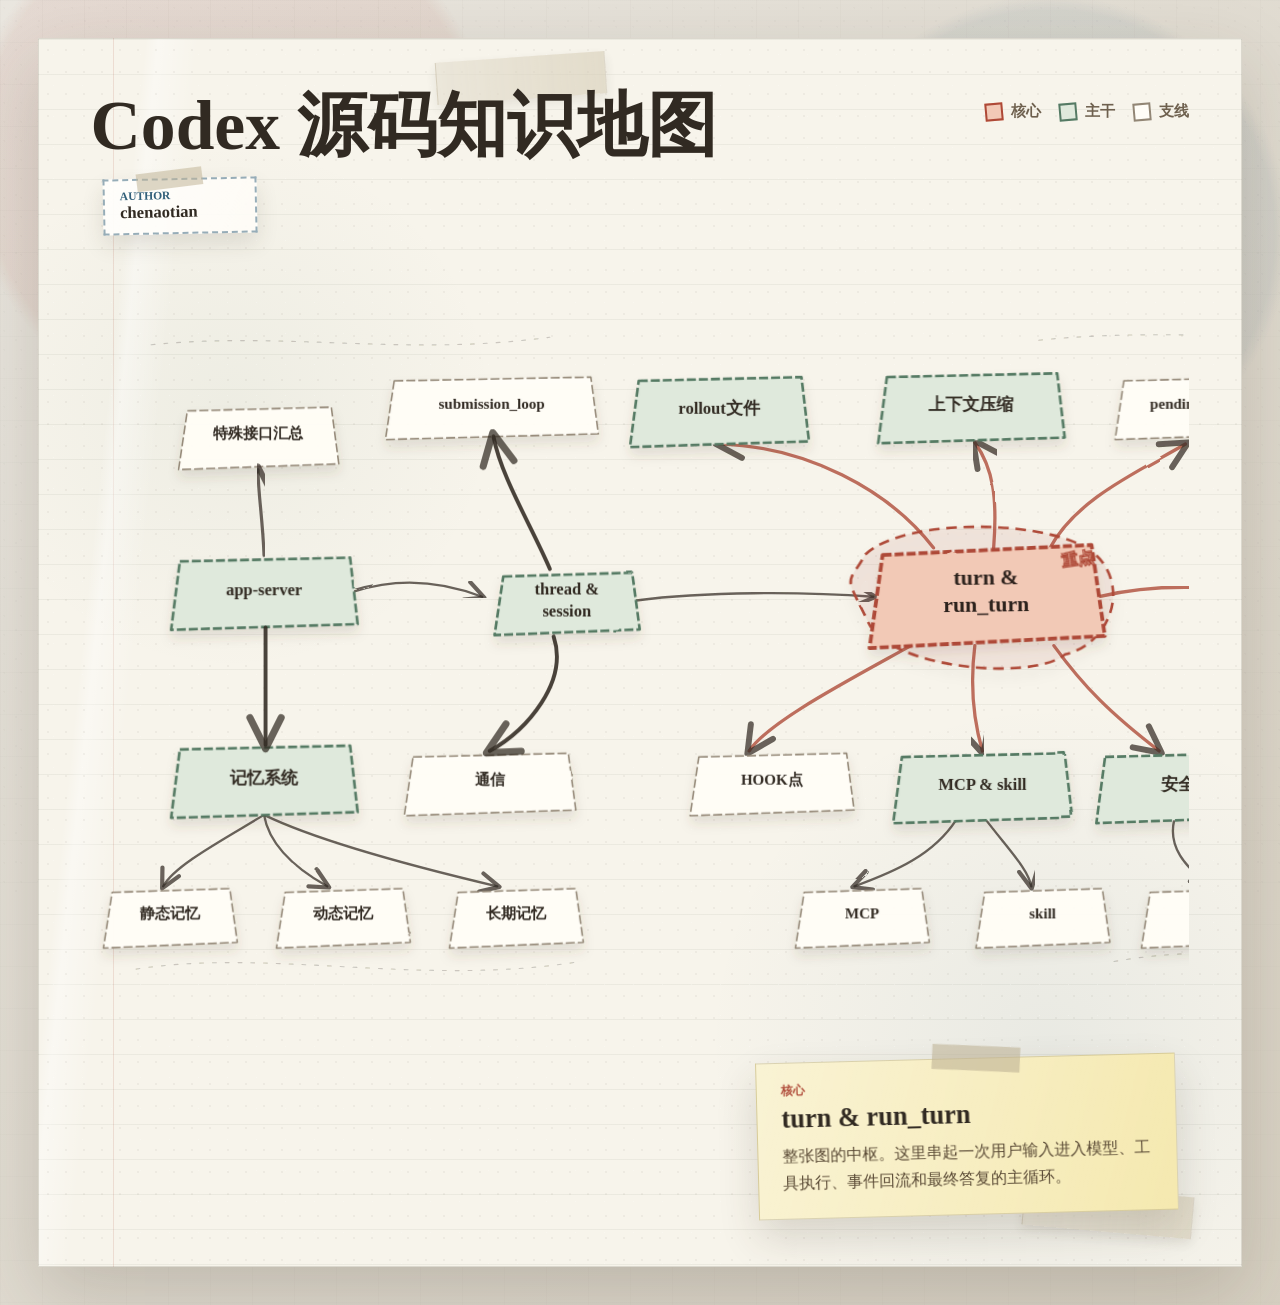
<file: index.html>
<!doctype html>
<html lang="zh-CN">
  <head>
    <meta charset="utf-8" />
    <meta name="viewport" content="width=device-width, initial-scale=1" />
    <title>Codex 源码知识地图</title>
    <link rel="stylesheet" href="styles.css?v=20260625-key-conclusions" />
  </head>
  <body>
    <main class="page-shell" aria-label="Codex 源码分析博客主页">
      <section class="map-board" aria-labelledby="page-title">
        <div class="tape tape-a" aria-hidden="true"></div>
        <div class="tape tape-b" aria-hidden="true"></div>
        <header class="map-heading">
          <h1 id="page-title">Codex 源码知识地图</h1>
          <a
            class="author-signature map-author-signature"
            href="https://github.com/chenaotian"
            target="_blank"
            rel="noopener noreferrer"
            aria-label="作者 chenaotian 的 GitHub 主页"
          >
            <span>Author</span>
            <strong>chenaotian</strong>
          </a>
        </header>

        <div class="legend" aria-label="地图层级">
          <span><i class="legend-core"></i>核心</span>
          <span><i class="legend-main"></i>主干</span>
          <span><i class="legend-leaf"></i>支线</span>
        </div>

        <div class="map-scroll" aria-label="知识地图画布">
          <svg
            class="knowledge-map"
            viewBox="0 0 2260 1040"
            role="img"
            aria-labelledby="map-title map-desc"
            xmlns="http://www.w3.org/2000/svg"
          >
            <title id="map-title">Codex 源码知识地图</title>
            <desc id="map-desc">
              知识地图以 turn 和 run_turn 为核心，主干连接 app-server、tool call、MCP 与 skill、安全、记忆系统、上下文压缩和 rollout 文件，支线展示各主题的子模块。
            </desc>
            <defs>
              <filter id="roughen" x="-8%" y="-8%" width="116%" height="116%">
                <feTurbulence type="fractalNoise" baseFrequency="0.018" numOctaves="2" seed="7" />
                <feDisplacementMap in="SourceGraphic" scale="2.4" />
              </filter>
              <filter id="soft-shadow" x="-20%" y="-20%" width="140%" height="140%">
                <feDropShadow dx="0" dy="10" stdDeviation="8" flood-color="#544632" flood-opacity="0.13" />
              </filter>
              <marker id="arrow-main" markerWidth="10" markerHeight="10" refX="8" refY="5" orient="auto">
                <path d="M 1 1 L 9 5 L 1 9" class="arrow-mark" />
              </marker>
            </defs>

            <g class="background-ink" data-map-background aria-hidden="true"></g>
            <g class="connectors" data-map-connectors aria-hidden="true"></g>
            <g class="nodes" data-map-nodes></g>
            <g class="connectors front-connectors" data-map-front-connectors aria-hidden="true"></g>
          </svg>
        </div>

        <aside class="node-note" aria-live="polite">
          <p class="note-tier">核心</p>
          <h2>turn &amp; run_turn</h2>
          <p>整张图的中枢。这里串起一次用户输入进入模型、工具执行、事件回流和最终答复的主循环。</p>
        </aside>
      </section>
    </main>

    <script src="data/docs-content.js?v=20260623-app-server"></script>
    <script src="data/map-data.js?v=20260625-key-conclusions"></script>
    <script src="scripts/app.js?v=20260625-key-conclusions"></script>
  </body>
</html>
</file>
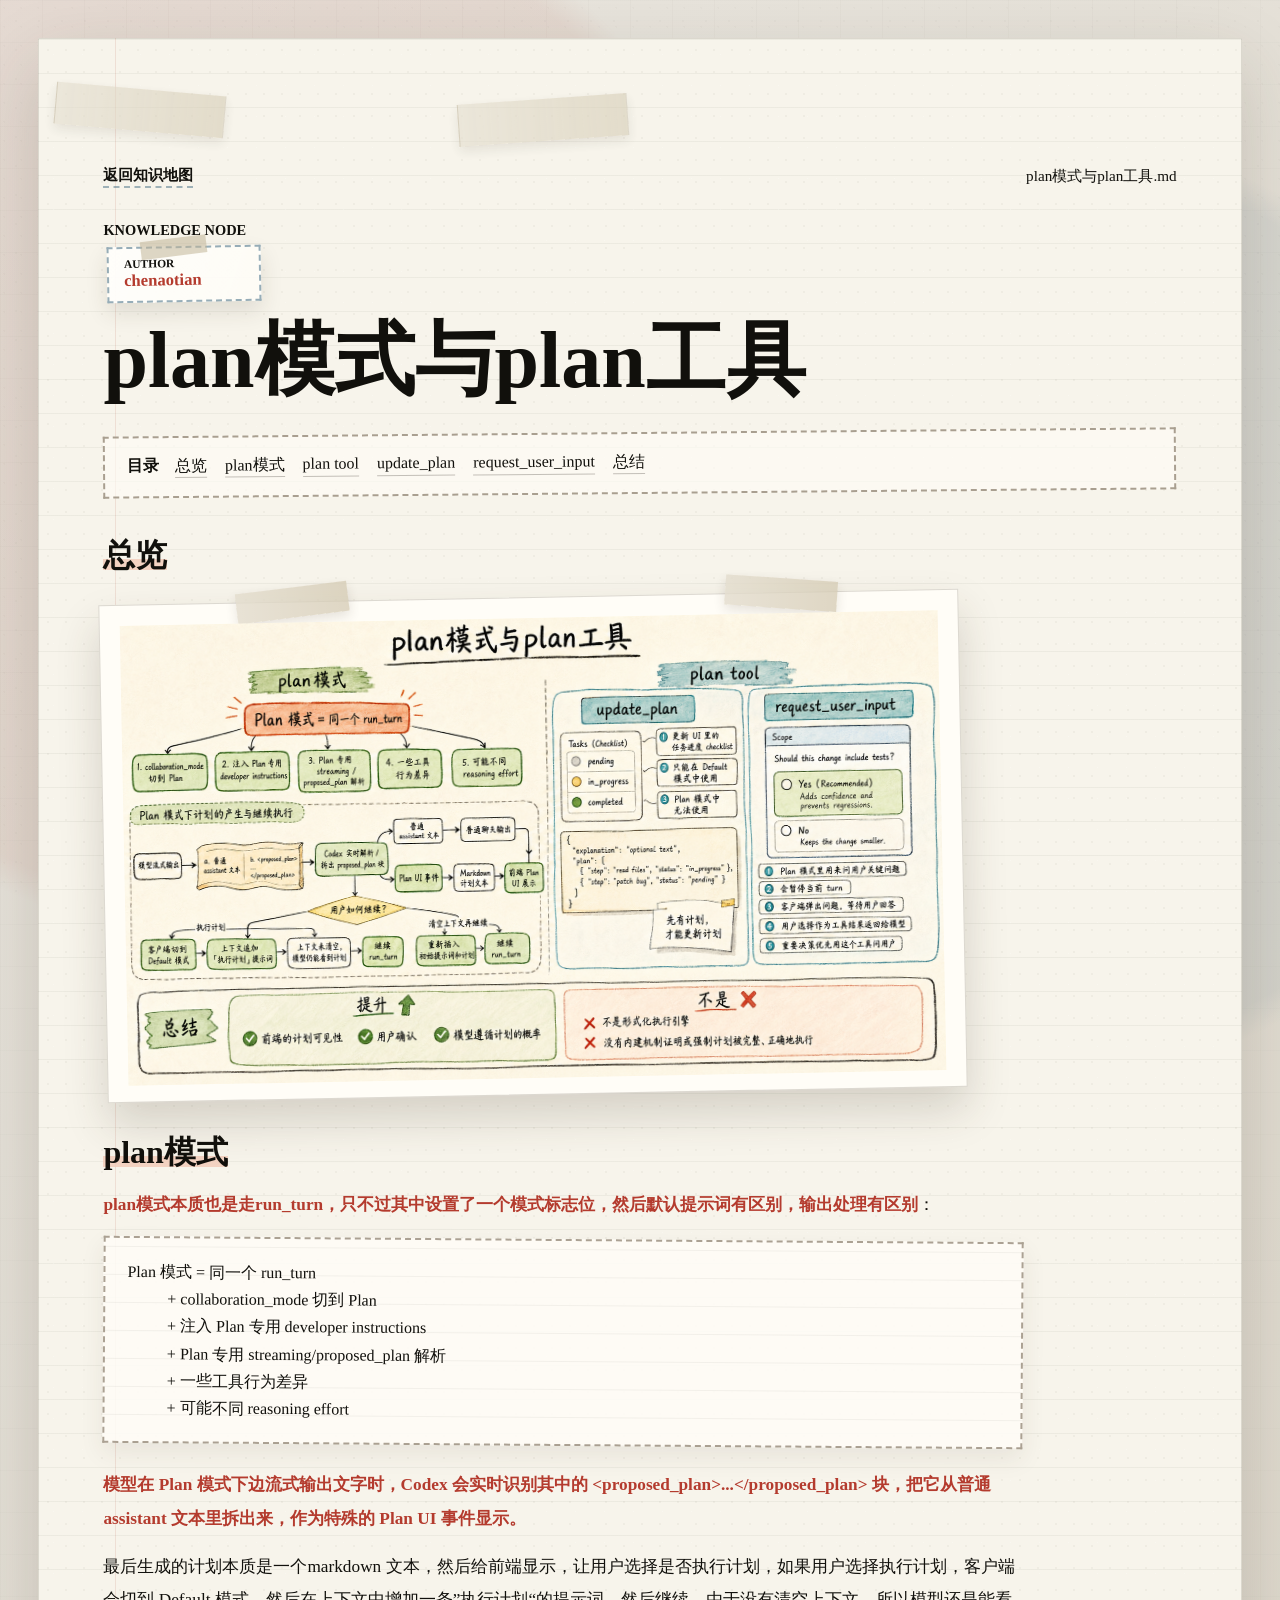
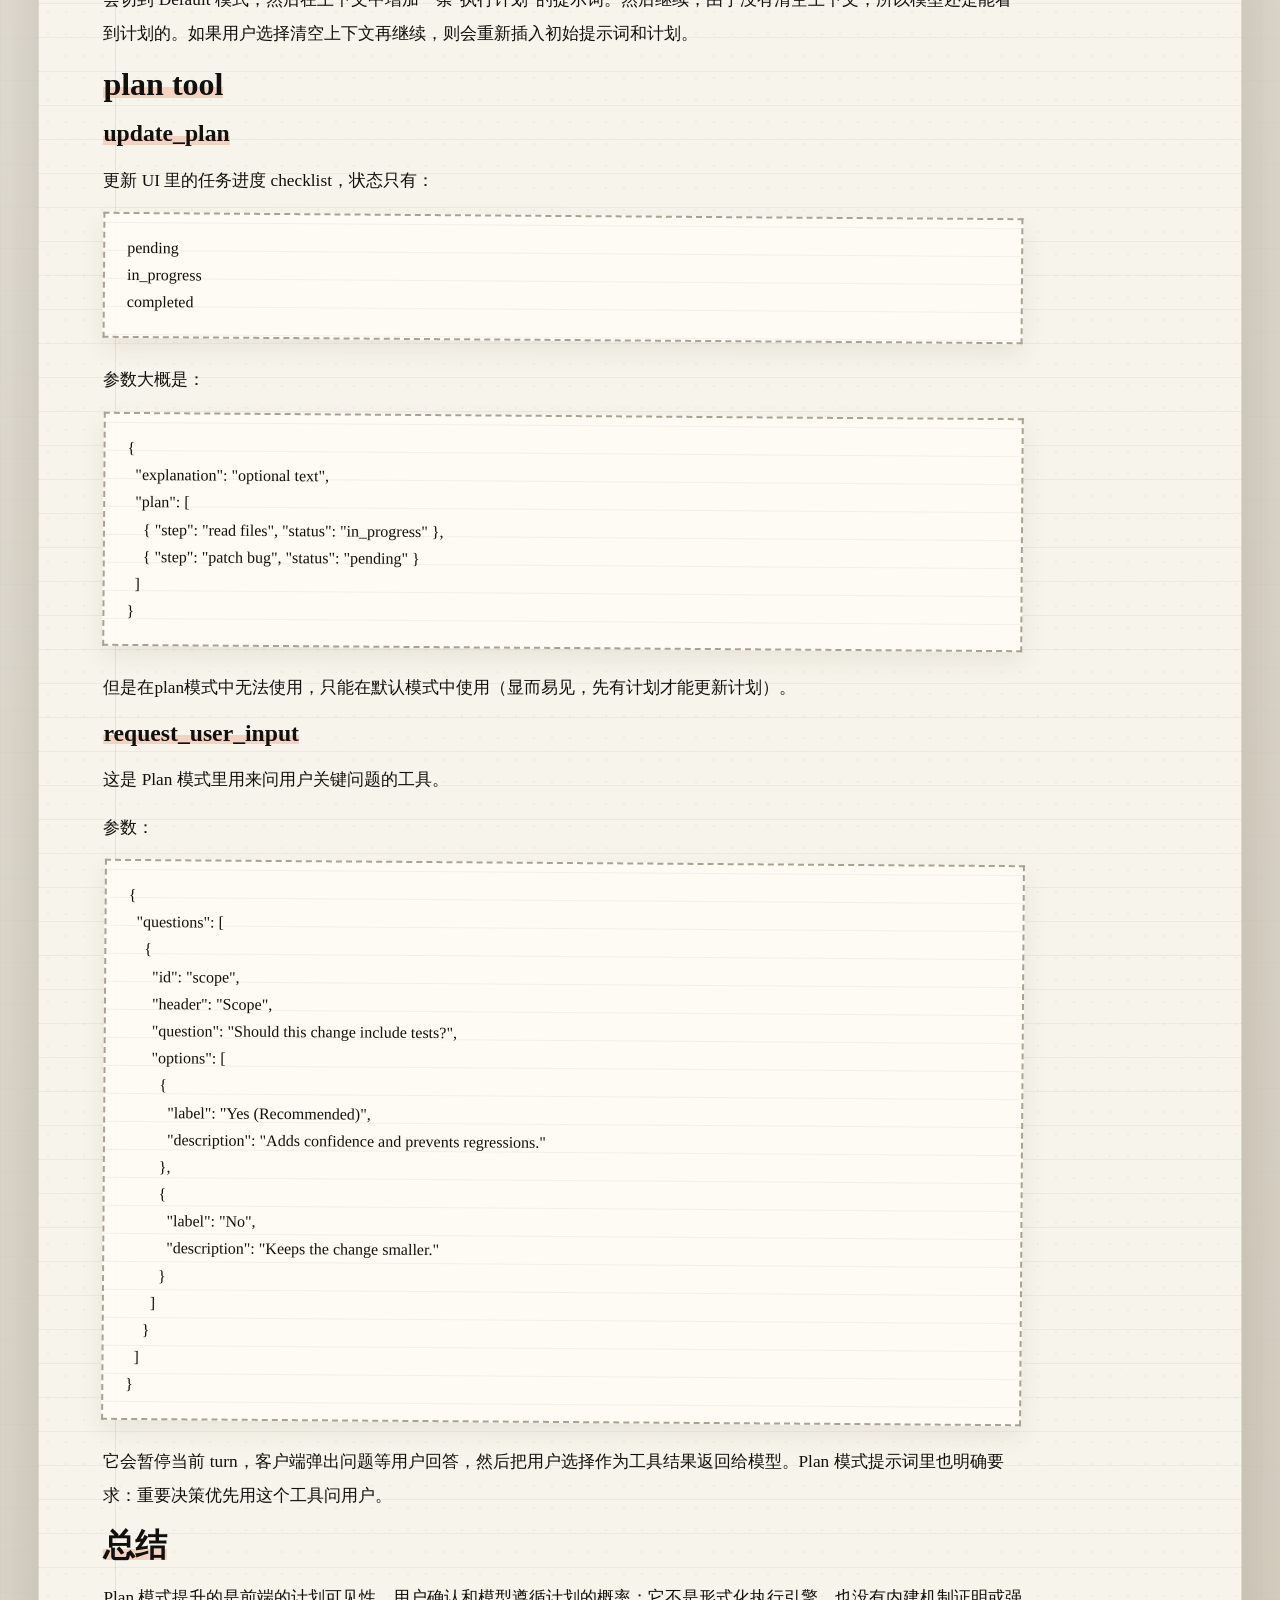
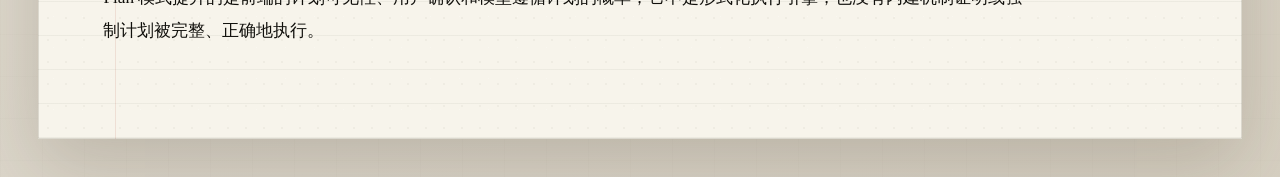
<file: pages/plan-tools.html>
<!doctype html>
<html lang="zh-CN">
  <head>
    <meta charset="utf-8" />
    <meta name="viewport" content="width=device-width, initial-scale=1" />
    <title>plan模式与plan工具 | Codex 源码知识地图</title>
    <link rel="stylesheet" href="../styles.css?v=20260623-runturn-flow" />
  </head>
  <body class="topic-body">
    <main class="topic-shell" aria-label="知识节点详情">
      <article class="topic-paper">
        <div class="tape tape-a" aria-hidden="true"></div>
        <div class="tape tape-b" aria-hidden="true"></div>
        <nav class="topic-nav" aria-label="页面导航">
          <a href="../index.html">返回知识地图</a>
          <span data-topic-source></span>
        </nav>

        <header class="topic-hero">
          <p class="kicker" data-topic-eyebrow>Knowledge Node</p>
          <a
            class="author-signature topic-author-signature"
            href="https://github.com/chenaotian"
            target="_blank"
            rel="noopener noreferrer"
            aria-label="作者 chenaotian 的 GitHub 主页"
          >
            <span>Author</span>
            <strong>chenaotian</strong>
          </a>
          <h1 data-topic-title>plan模式与plan工具</h1>
        </header>

        <aside class="topic-toc" aria-label="目录">
          <p>目录</p>
          <div data-topic-toc></div>
        </aside>

        <div class="topic-content" data-topic-article></div>
      </article>
    </main>

    <script>
      window.CodexTopicDocSlug = "plan-tools";
    </script>
    <script src="../data/docs-content.js?v=20260623-app-server"></script>
    <script src="../data/map-data.js?v=20260623-app-server"></script>
    <script src="../scripts/topic-page.js?v=20260623-hide-image-names"></script>
  </body>
</html>
</file>
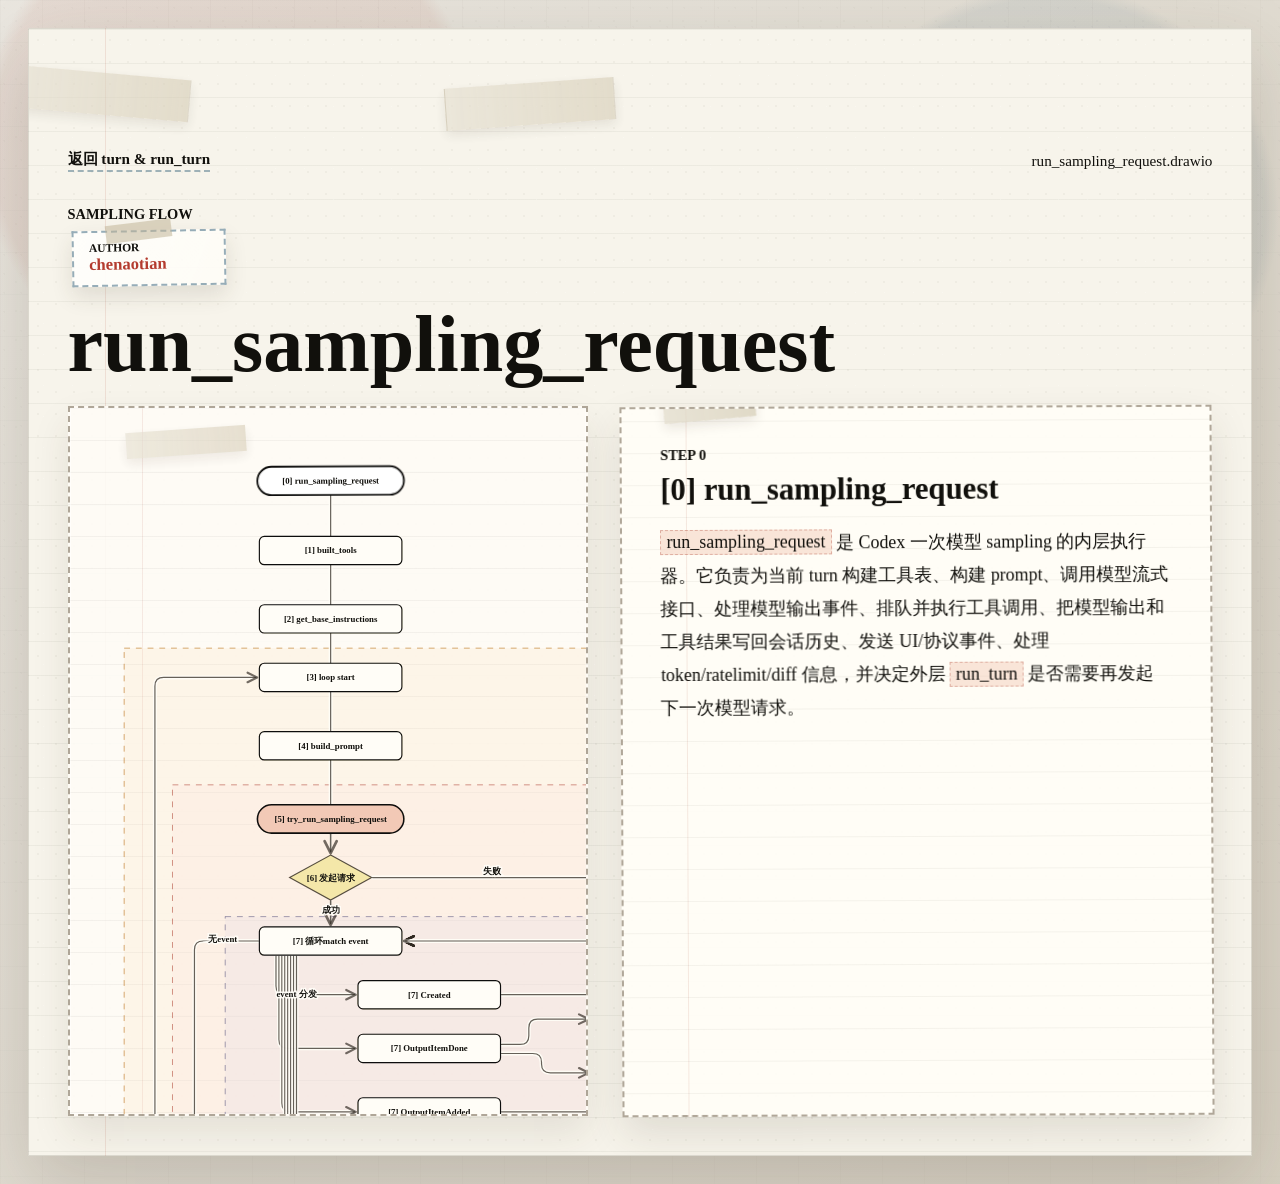
<file: pages/run-sampling-request.html>
<!doctype html>
<html lang="zh-CN">
  <head>
    <meta charset="utf-8" />
    <meta name="viewport" content="width=device-width, initial-scale=1" />
    <title>run_sampling_request | Codex 源码知识地图</title>
    <link rel="stylesheet" href="../styles.css?v=20260624-live-data" />
  </head>
  <body class="topic-body run-turn-body">
    <main class="topic-shell" aria-label="run_sampling_request 流程图">
      <article class="topic-paper run-turn-paper">
        <div class="tape tape-a" aria-hidden="true"></div>
        <div class="tape tape-b" aria-hidden="true"></div>
        <nav class="topic-nav" aria-label="页面导航">
          <a href="run-turn.html">返回 turn &amp; run_turn</a>
          <span>run_sampling_request.drawio</span>
        </nav>

        <header class="topic-hero">
          <p class="kicker">Sampling Flow</p>
          <a
            class="author-signature topic-author-signature"
            href="https://github.com/chenaotian"
            target="_blank"
            rel="noopener noreferrer"
            aria-label="作者 chenaotian 的 GitHub 主页"
          >
            <span>Author</span>
            <strong>chenaotian</strong>
          </a>
          <h1>run_sampling_request</h1>
        </header>

        <section class="run-turn-layout">
          <div class="run-turn-canvas" data-run-turn-canvas>
            <svg
              class="run-turn-svg"
              data-run-turn-svg
              role="img"
              aria-label="run_sampling_request 流程图"
              xmlns="http://www.w3.org/2000/svg"
            ></svg>
          </div>

          <aside class="run-turn-detail" aria-live="polite">
            <p class="kicker" data-run-turn-step>run_sampling_request node</p>
            <h2 data-run-turn-title>run_sampling_request</h2>
            <div class="run-turn-detail-body" data-run-turn-body>详情待补充。</div>
          </aside>
        </section>
      </article>
    </main>

    <script>
      window.CodexFlowAssets = {
        diagramScript: "../data/run-sampling-request-diagram.js",
        configure() {
          window.CodexFlowPage = {
            diagramData: window.CodexRunSamplingRequestDiagram,
            detailDocQueries: ["run-sampling-request", "run_sampling_request", "run sampling request"],
            nodeLabel: "run_sampling_request node",
            initialZoom: 1,
            initialFocusX: 0.06,
            nodeFontSize: 18,
            nodeLineHeight: 1.14,
            edgeLabelFontSize: 18,
            horizontalScale: 0.9,
            eventFanoutTargetGap: 126,
            layoutRules: {
              "process-wide": { minWidth: 292, maxWidth: 338, paddingX: 26 },
              "process-mid": { minWidth: 220, maxWidth: 292, paddingX: 24 },
              "process-small": { minWidth: 136, maxWidth: 210, paddingX: 22 },
              decision: { minWidth: 168, maxWidth: 224, paddingX: 32 },
              terminator: { minWidth: 300, maxWidth: 520, paddingX: 44 }
            },
            missingDiagramMessage: "未找到 run_sampling_request.drawio。",
            emptyDetailText: "这个节点的 Markdown 详情还没写。"
          };
        }
      };
    </script>
    <script src="../scripts/flow-page-loader.js?v=20260624-live-data"></script>
  </body>
</html>
</file>
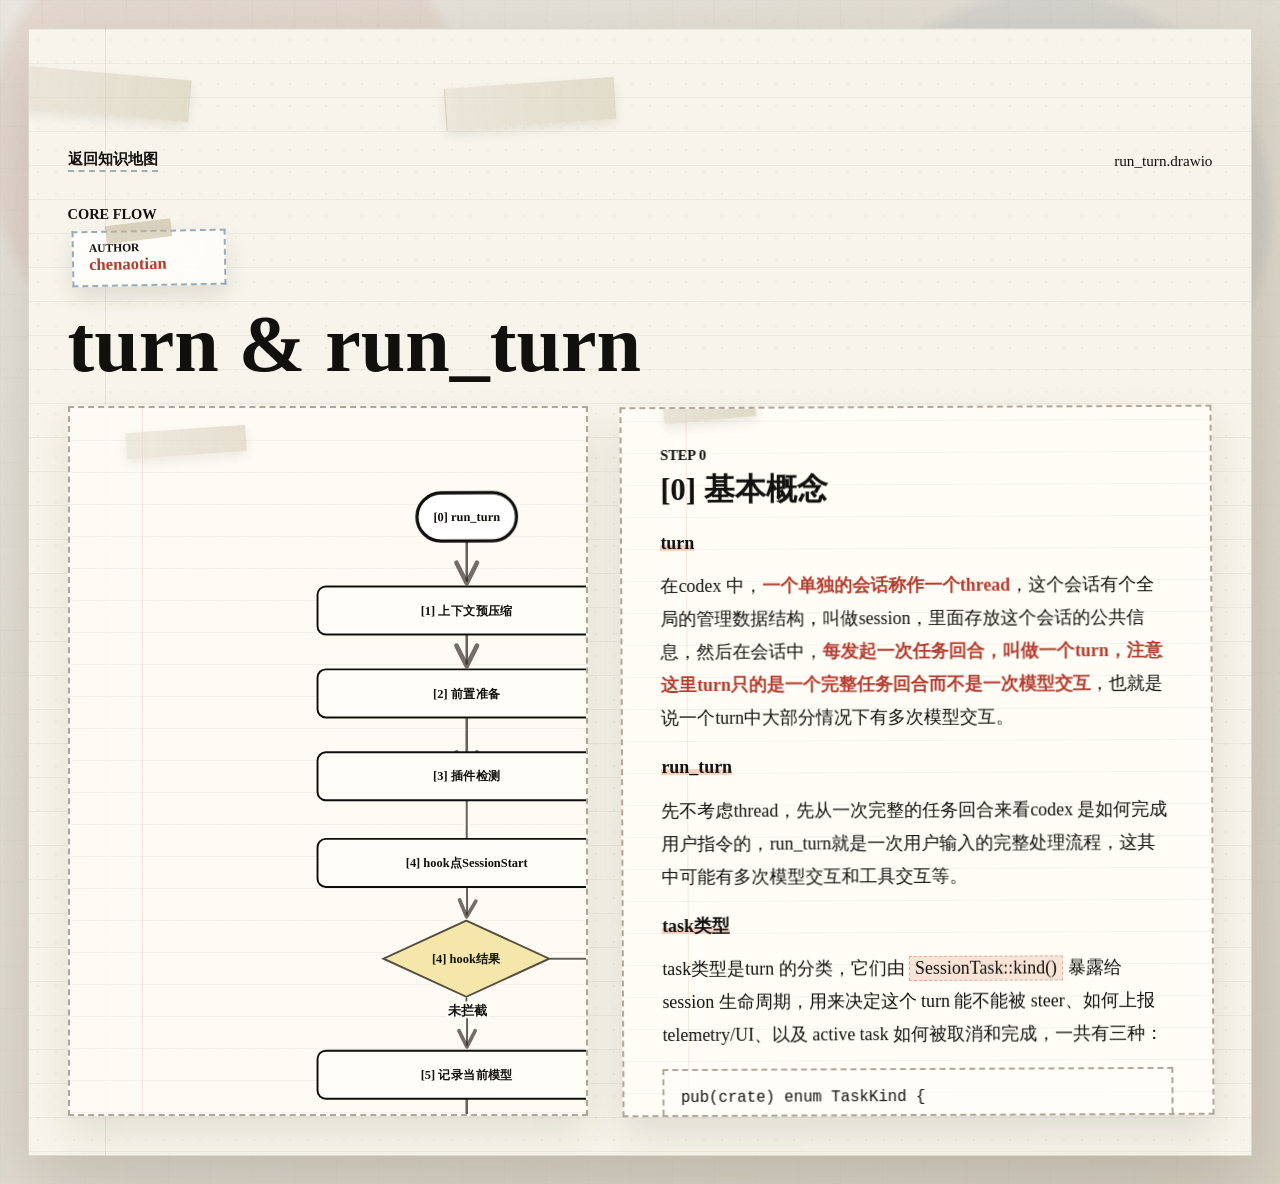
<file: pages/run-turn.html>
<!doctype html>
<html lang="zh-CN">
  <head>
    <meta charset="utf-8" />
    <meta name="viewport" content="width=device-width, initial-scale=1" />
    <title>turn & run_turn | Codex 源码知识地图</title>
    <link rel="stylesheet" href="../styles.css?v=20260624-run-sampling-request" />
  </head>
  <body class="topic-body run-turn-body">
    <main class="topic-shell" aria-label="run_turn 流程图">
      <article class="topic-paper run-turn-paper">
        <div class="tape tape-a" aria-hidden="true"></div>
        <div class="tape tape-b" aria-hidden="true"></div>
        <nav class="topic-nav" aria-label="页面导航">
          <a href="../index.html">返回知识地图</a>
          <span>run_turn.drawio</span>
        </nav>

        <header class="topic-hero">
          <p class="kicker">Core Flow</p>
          <a
            class="author-signature topic-author-signature"
            href="https://github.com/chenaotian"
            target="_blank"
            rel="noopener noreferrer"
            aria-label="作者 chenaotian 的 GitHub 主页"
          >
            <span>Author</span>
            <strong>chenaotian</strong>
          </a>
          <h1>turn & run_turn</h1>
        </header>

        <section class="run-turn-layout">
          <div class="run-turn-canvas" data-run-turn-canvas>
            <svg
              class="run-turn-svg"
              data-run-turn-svg
              role="img"
              aria-label="run_turn 流程图"
              xmlns="http://www.w3.org/2000/svg"
            ></svg>
          </div>

          <aside class="run-turn-detail" aria-live="polite">
            <p class="kicker" data-run-turn-step>run_turn node</p>
            <h2 data-run-turn-title>run_turn</h2>
            <div class="run-turn-detail-body" data-run-turn-body>详情待补充。</div>
          </aside>
        </section>
      </article>
    </main>

    <script>
      window.CodexFlowAssets = {
        diagramScript: "../data/run-turn-diagram.js"
      };
    </script>
    <script src="../scripts/flow-page-loader.js?v=20260624-live-data"></script>
  </body>
</html>
</file>
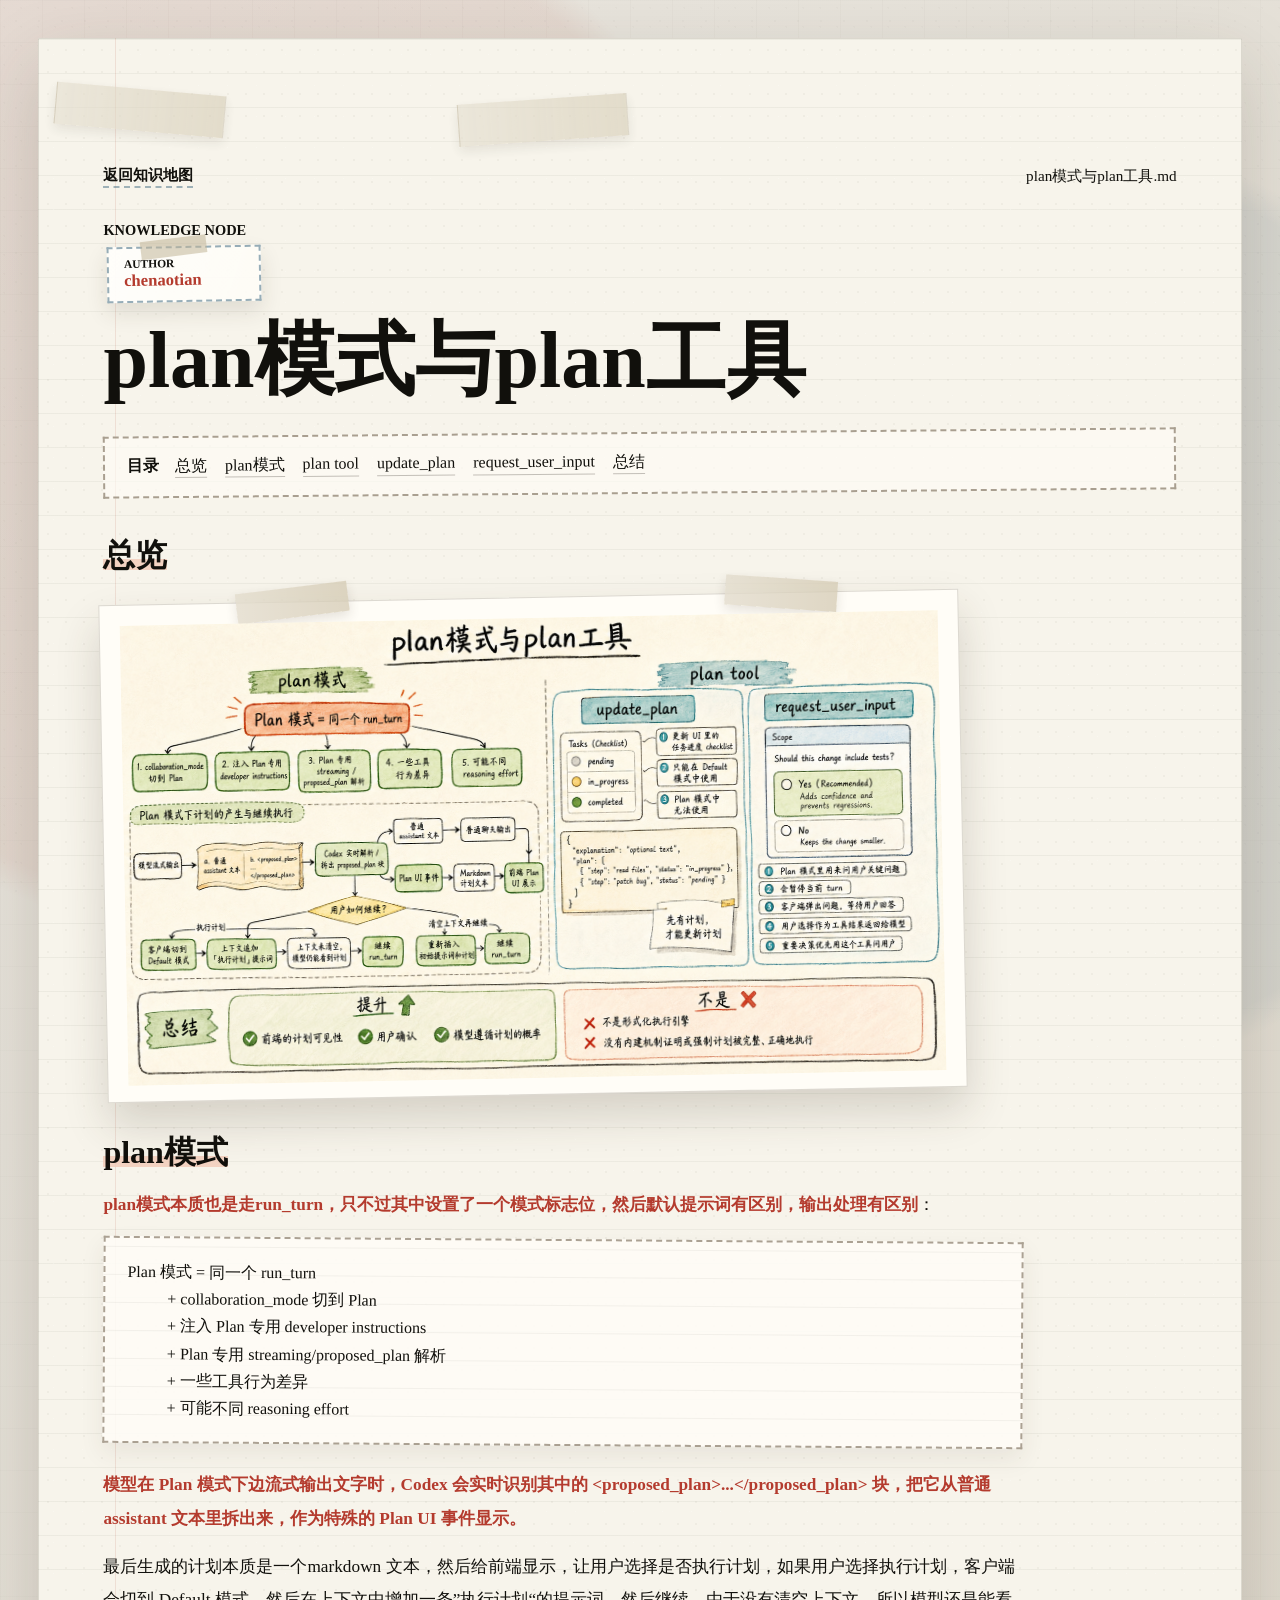
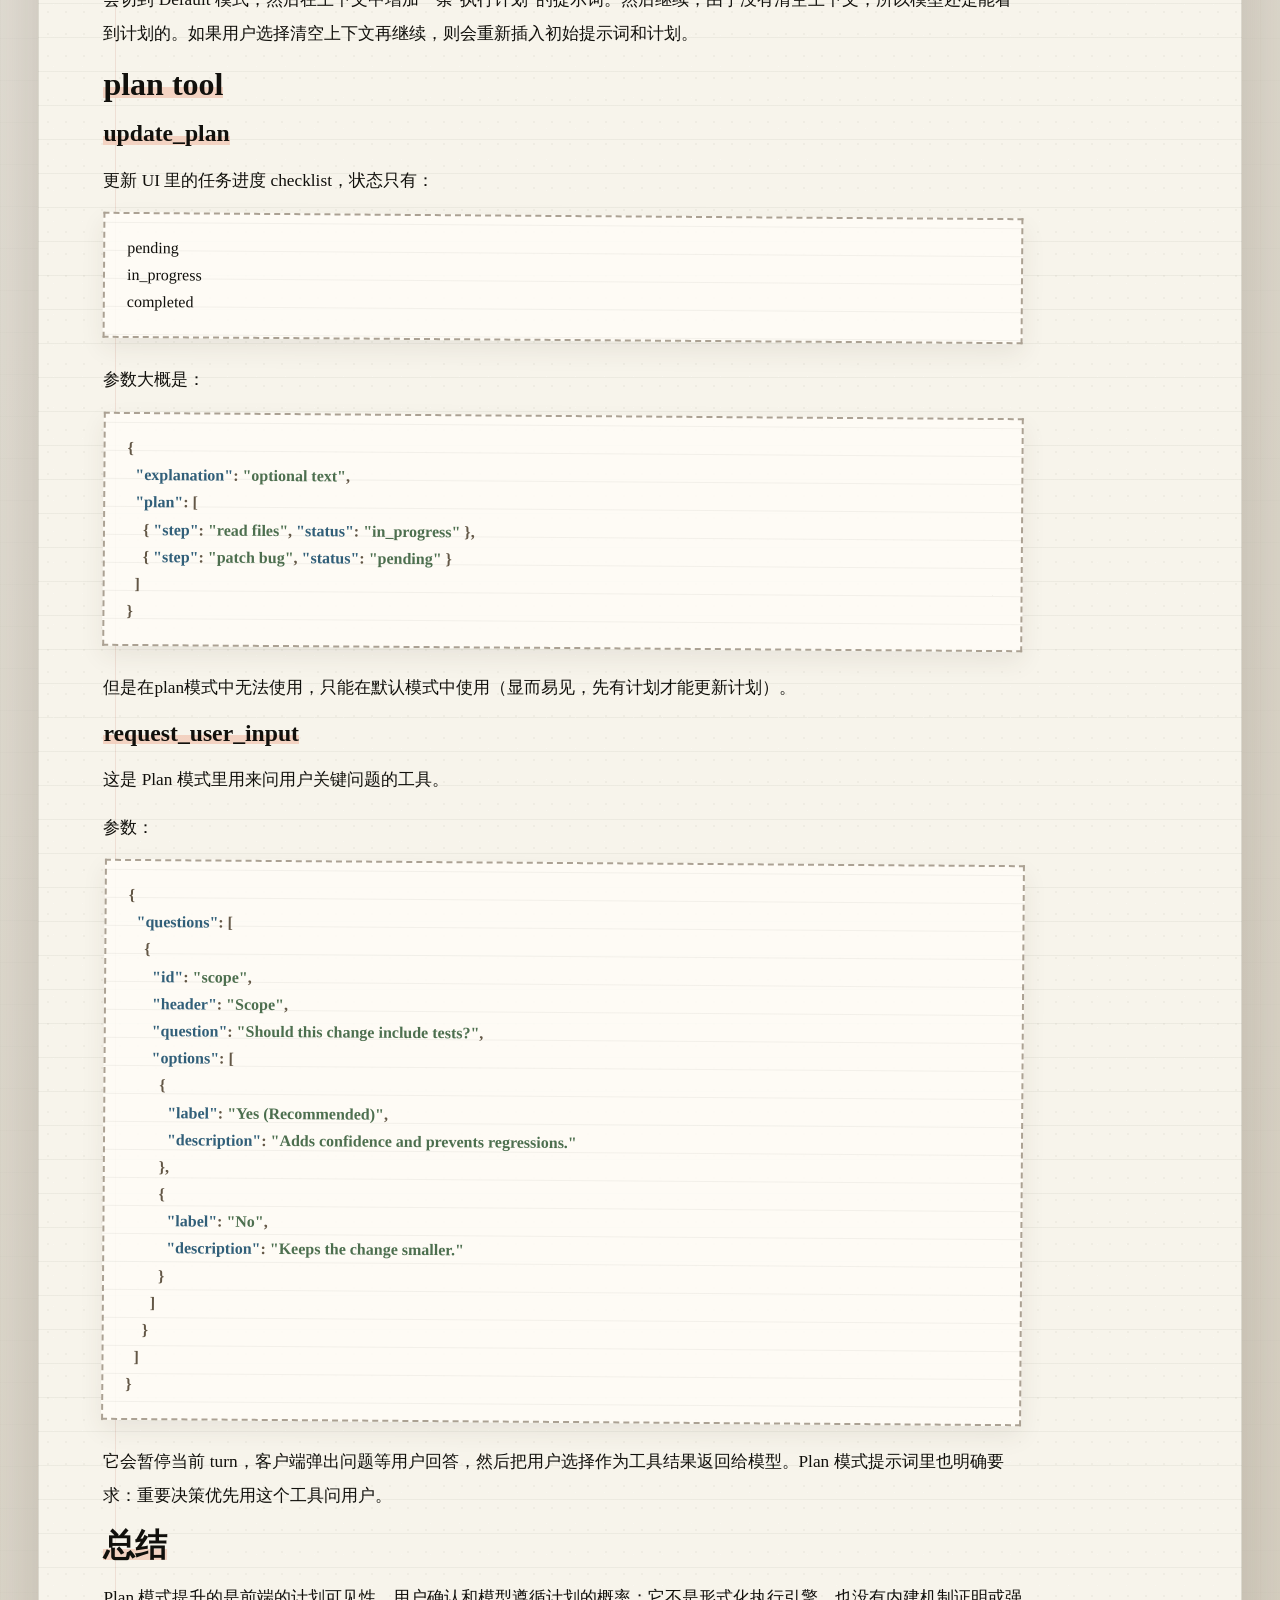
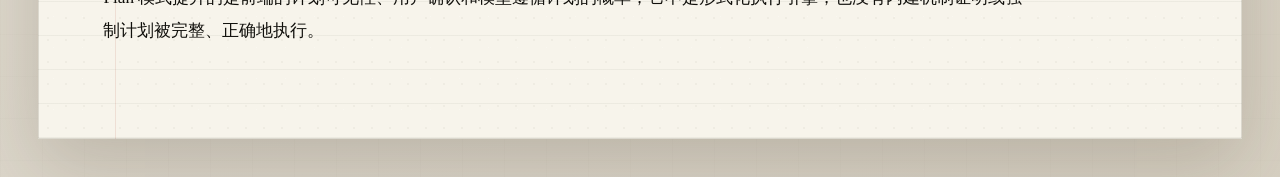
<file: pages/topic.html>
<!doctype html>
<html lang="zh-CN">
  <head>
    <meta charset="utf-8" />
    <meta name="viewport" content="width=device-width, initial-scale=1" />
    <title>Codex 知识节点</title>
    <link rel="stylesheet" href="../styles.css?v=20260623-runturn-flow" />
  </head>
  <body class="topic-body">
    <main class="topic-shell" aria-label="知识节点详情">
      <article class="topic-paper">
        <div class="tape tape-a" aria-hidden="true"></div>
        <div class="tape tape-b" aria-hidden="true"></div>
        <nav class="topic-nav" aria-label="页面导航">
          <a href="../index.html">返回知识地图</a>
          <span data-topic-source></span>
        </nav>

        <header class="topic-hero">
          <p class="kicker" data-topic-eyebrow>Knowledge Node</p>
          <a
            class="author-signature topic-author-signature"
            href="https://github.com/chenaotian"
            target="_blank"
            rel="noopener noreferrer"
            aria-label="作者 chenaotian 的 GitHub 主页"
          >
            <span>Author</span>
            <strong>chenaotian</strong>
          </a>
          <h1 data-topic-title>Codex 知识节点</h1>
        </header>

        <aside class="topic-toc" aria-label="目录">
          <p>目录</p>
          <div data-topic-toc></div>
        </aside>

        <div class="topic-content" data-topic-article></div>
      </article>
    </main>

    <script src="../data/docs-content.js?v=20260623-app-server"></script>
    <script src="../data/map-data.js?v=20260623-app-server"></script>
    <script src="../scripts/code-highlight.js?v=20260625-code-highlight"></script>
    <script src="../scripts/topic-page.js?v=20260623-hide-image-names"></script>
  </body>
</html>
</file>
<file: styles.css>
:root {
  --hand-font: "Segoe Print", "Comic Sans MS", "Kaiti SC", KaiTi, STKaiti, cursive;
  --paper: #f7f4eb;
  --paper-deep: #ece3d3;
  --ink: #312a22;
  --ink-soft: #6e604e;
  --graphite: #847a6d;
  --core: #ae4937;
  --core-wash: #f2c9b6;
  --main: #557a64;
  --main-wash: #dfe9dc;
  --leaf: #fffdf7;
  --leaf-line: #928675;
  --blue-note: #315f79;
  --shadow: 0 28px 70px rgba(53, 43, 30, 0.18);
}

* {
  box-sizing: border-box;
}

html {
  min-height: 100%;
  background:
    linear-gradient(90deg, rgba(49, 42, 34, 0.045) 1px, transparent 1px) 0 0 / 42px 42px,
    linear-gradient(rgba(49, 42, 34, 0.035) 1px, transparent 1px) 0 0 / 42px 42px,
    #dad4c8;
}

body {
  min-height: 100%;
  margin: 0;
  color: var(--ink);
  font-family: var(--hand-font);
  background:
    radial-gradient(circle at 18% 12%, rgba(174, 73, 55, 0.08) 0 16%, transparent 17%),
    radial-gradient(circle at 82% 18%, rgba(49, 95, 121, 0.08) 0 15%, transparent 16%),
    linear-gradient(135deg, rgba(255, 255, 255, 0.42), rgba(214, 207, 192, 0.72));
  overflow-x: hidden;
}

body::before {
  content: "";
  position: fixed;
  inset: 0;
  pointer-events: none;
  opacity: 0.33;
  mix-blend-mode: multiply;
  background-image:
    linear-gradient(115deg, rgba(80, 64, 41, 0.035) 0 1px, transparent 1px 12px),
    radial-gradient(circle at 25% 40%, rgba(43, 34, 23, 0.05) 0 1px, transparent 1px),
    radial-gradient(circle at 70% 72%, rgba(43, 34, 23, 0.05) 0 1px, transparent 1px);
  background-size: 100% 100%, 17px 19px, 23px 29px;
}

.page-shell {
  min-height: 100vh;
  padding: clamp(18px, 3vw, 42px);
}

.map-board {
  position: relative;
  width: min(100%, 2240px);
  min-height: calc(100vh - clamp(36px, 6vw, 84px));
  margin: 0 auto;
  padding: clamp(24px, 4vw, 52px);
  background:
    linear-gradient(rgba(49, 42, 34, 0.055) 1px, transparent 1px) 0 0 / 100% 35px,
    linear-gradient(90deg, rgba(174, 73, 55, 0.14) 1px, transparent 1px) 74px 0 / 100% 100%,
    var(--paper);
  border: 1px solid rgba(49, 42, 34, 0.14);
  box-shadow: var(--shadow);
  isolation: isolate;
  overflow: hidden;
}

.map-board::before {
  content: "";
  position: absolute;
  inset: 0;
  z-index: -1;
  background:
    linear-gradient(96deg, transparent 0 8%, rgba(255, 255, 255, 0.38) 9%, transparent 12% 100%),
    radial-gradient(circle at 16% 30%, rgba(85, 122, 100, 0.06), transparent 20%),
    radial-gradient(circle at 84% 82%, rgba(49, 95, 121, 0.07), transparent 24%);
}

.map-board::after {
  content: "";
  position: absolute;
  inset: 0;
  pointer-events: none;
  background-image:
    radial-gradient(circle, rgba(58, 45, 29, 0.12) 0 0.7px, transparent 0.8px),
    radial-gradient(circle, rgba(255, 255, 255, 0.6) 0 0.9px, transparent 1px);
  background-size: 18px 22px, 29px 31px;
  opacity: 0.42;
}

.tape {
  position: absolute;
  width: 170px;
  height: 42px;
  z-index: 2;
  background:
    linear-gradient(90deg, rgba(255, 255, 255, 0.34), rgba(255, 255, 255, 0.05)),
    rgba(207, 196, 170, 0.68);
  border-left: 1px solid rgba(92, 77, 54, 0.12);
  border-right: 1px solid rgba(92, 77, 54, 0.12);
  box-shadow: 0 5px 12px rgba(54, 44, 30, 0.12);
  opacity: 0.78;
}

.tape-a {
  top: 18px;
  left: 33%;
  transform: rotate(-4deg);
}

.tape-b {
  right: 48px;
  bottom: 34px;
  transform: rotate(5deg);
}

.map-heading {
  position: relative;
  z-index: 3;
  max-width: none;
  margin: 0 0 24px;
}

.kicker {
  margin: 0 0 7px;
  color: var(--blue-note);
  font: 700 0.9rem var(--hand-font);
  letter-spacing: 0;
  text-transform: uppercase;
}

h1 {
  margin: 0;
  color: var(--ink);
  font-size: 5rem;
  line-height: 0.95;
  letter-spacing: 0;
  text-wrap: balance;
}

.map-heading h1 {
  font-size: 4.35rem;
  line-height: 1;
  white-space: nowrap;
  text-wrap: nowrap;
}

.subtitle {
  max-width: 650px;
  margin: 16px 0 0;
  color: var(--ink-soft);
  font-family: var(--hand-font);
  font-size: 1.08rem;
  line-height: 1.75;
}

.author-signature {
  position: relative;
  z-index: 3;
  display: inline-grid;
  gap: 1px;
  min-width: 154px;
  padding: 9px 15px 10px;
  color: var(--ink);
  text-decoration: none;
  background:
    linear-gradient(108deg, rgba(255, 255, 255, 0.54), rgba(255, 255, 255, 0.08)),
    rgba(255, 253, 247, 0.88);
  border: 2px dashed rgba(49, 95, 121, 0.5);
  box-shadow: 0 10px 22px rgba(61, 50, 33, 0.12);
  transform: rotate(1.4deg);
  transition:
    border-color 160ms ease,
    box-shadow 160ms ease,
    transform 160ms ease;
}

.author-signature::before {
  content: "";
  position: absolute;
  top: -10px;
  left: 32px;
  width: 66px;
  height: 18px;
  background: rgba(194, 181, 152, 0.54);
  transform: rotate(-6deg);
}

.author-signature span,
.author-signature strong {
  position: relative;
}

.author-signature span {
  color: var(--blue-note);
  font: 800 0.72rem var(--hand-font);
  letter-spacing: 0;
  text-transform: uppercase;
}

.author-signature strong {
  font: 800 1.04rem var(--hand-font);
  letter-spacing: 0;
}

.map-author-signature {
  margin: 18px 0 0 12px;
  transform: rotate(-1.2deg);
}

.topic-author-signature {
  margin: 0 0 20px 4px;
  transform: rotate(-1deg);
}

.author-signature:hover,
.author-signature:focus-visible {
  border-color: rgba(174, 73, 55, 0.64);
  box-shadow: 0 14px 28px rgba(61, 50, 33, 0.18);
  transform: rotate(-0.6deg) translateY(-1px);
  outline: none;
}

.legend {
  position: absolute;
  top: clamp(32px, 5vw, 62px);
  right: clamp(24px, 4vw, 54px);
  z-index: 4;
  display: flex;
  gap: 18px;
  align-items: center;
  color: var(--ink-soft);
  font: 700 0.95rem var(--hand-font);
}

.legend span {
  display: inline-flex;
  gap: 8px;
  align-items: center;
  white-space: nowrap;
}

.legend i {
  display: block;
  width: 18px;
  height: 18px;
  transform: rotate(-5deg);
  border: 2px solid currentColor;
  background: var(--leaf);
}

.legend-core {
  color: var(--core);
  background: var(--core-wash) !important;
}

.legend-main {
  color: var(--main);
  background: var(--main-wash) !important;
}

.legend-leaf {
  color: var(--leaf-line);
}

.map-scroll {
  position: relative;
  z-index: 3;
  width: 100%;
  overflow-x: auto;
  overflow-y: hidden;
  padding: 4px 0 170px;
  scrollbar-color: rgba(49, 42, 34, 0.28) transparent;
}

.knowledge-map {
  display: block;
  width: 100%;
  min-width: 1700px;
  height: auto;
  aspect-ratio: 2260 / 1040;
  font-family: var(--hand-font);
  overflow: visible;
}

.background-ink path {
  fill: none;
  stroke: rgba(49, 42, 34, 0.22);
  stroke-width: 1.5;
  stroke-linecap: round;
  stroke-dasharray: 5 12;
  filter: url("#roughen");
}

.connector {
  fill: none;
  stroke: rgba(49, 42, 34, 0.72);
  stroke-linecap: round;
  stroke-linejoin: round;
  marker-end: url("#arrow-main");
  filter: url("#roughen");
}

.main-flow {
  stroke-width: 3.1;
}

.core-flow {
  stroke: rgba(174, 73, 55, 0.78);
  stroke-width: 4.4;
}

.front-connectors .main-flow {
  stroke-width: 4.2;
}

.connector-emphasis {
  stroke: rgba(49, 42, 34, 0.88);
  stroke-width: 5.2;
  filter: none;
}

.front-connectors .connector-emphasis {
  stroke-width: 5.2;
}

.arrow-mark {
  fill: none;
  stroke: rgba(49, 42, 34, 0.72);
  stroke-width: 1.8;
  stroke-linecap: round;
  stroke-linejoin: round;
}

.nodes {
  filter: url("#soft-shadow");
}

.map-node {
  cursor: pointer;
  outline: none;
  transform-box: fill-box;
  transform-origin: center;
  transition: transform 180ms ease, opacity 180ms ease;
}

.map-node:hover,
.map-node:focus-visible,
.map-node.is-active {
  transform: translateY(-5px) rotate(-0.7deg);
}

.map-node[data-url] .node-shape {
  stroke-dasharray: 12 4;
}

.map-node:focus-visible .node-shape {
  stroke: var(--blue-note);
  stroke-width: 4.8;
}

.node-shape {
  stroke-linejoin: round;
  filter: url("#roughen");
  transition: fill 180ms ease, stroke-width 180ms ease;
}

.node-label {
  pointer-events: none;
  fill: var(--ink);
  font-size: 22px;
  font-weight: 700;
  letter-spacing: 0;
  dominant-baseline: middle;
}

.node-main .node-shape {
  fill: var(--main-wash);
  stroke: var(--main);
  stroke-width: 3.5;
}

.node-leaf .node-shape {
  fill: rgba(255, 253, 247, 0.96);
  stroke: var(--leaf-line);
  stroke-width: 2.1;
  stroke-dasharray: 8 5;
}

.node-leaf .node-label {
  font-size: 20px;
  font-weight: 650;
}

.node-summary .node-shape {
  fill: #f6df7f;
  stroke: rgba(174, 73, 55, 0.92);
  stroke-width: 4.2;
  filter: url("#roughen");
}

.node-summary .node-label {
  fill: #2b211b;
  font-size: 25px;
  font-weight: 800;
}

.summary-badge-ring {
  fill: rgba(174, 73, 55, 0.08);
  stroke: rgba(174, 73, 55, 0.72);
  stroke-width: 2.4;
  stroke-dasharray: 6 5;
  filter: url("#roughen");
}

.summary-pin {
  fill: #ae4937;
  stroke: rgba(49, 42, 34, 0.58);
  stroke-width: 1.6;
  filter: url("#roughen");
}

.node-summary {
  transform: rotate(-7deg);
}

.node-summary:hover,
.node-summary:focus-visible,
.node-summary.is-active {
  transform: translateY(-8px) rotate(-9deg) scale(1.03);
}

.node-core .node-halo {
  fill: rgba(174, 73, 55, 0.08);
  stroke: var(--core);
  stroke-width: 3.5;
  stroke-dasharray: 14 9;
  filter: url("#roughen");
}

.node-core .node-shape {
  fill: var(--core-wash);
  stroke: var(--core);
  stroke-width: 5;
}

.node-core .node-label {
  fill: #2c211c;
  font-size: 29px;
  font-weight: 800;
}

.stamp {
  pointer-events: none;
  fill: none;
  stroke: var(--core);
  stroke-width: 1.6;
  font: 800 21px var(--hand-font);
  letter-spacing: 0;
}

.node-note {
  position: absolute;
  right: clamp(28px, 5vw, 64px);
  bottom: clamp(26px, 4vw, 50px);
  z-index: 5;
  width: min(420px, calc(100% - 56px));
  min-height: 116px;
  padding: 19px 24px 21px;
  color: var(--ink);
  background:
    linear-gradient(105deg, rgba(255, 255, 255, 0.5), rgba(255, 255, 255, 0.08)),
    #f4e7a9;
  border: 1px solid rgba(65, 53, 34, 0.17);
  box-shadow: 0 18px 38px rgba(61, 50, 33, 0.16);
  transform: rotate(-1.5deg);
}

.node-note::before {
  content: "";
  position: absolute;
  top: -13px;
  left: 42%;
  width: 88px;
  height: 25px;
  background: rgba(190, 177, 148, 0.58);
  transform: rotate(4deg);
}

.node-note p,
.node-note h2 {
  margin: 0;
}

.note-tier {
  color: var(--core);
  font: 800 0.78rem var(--hand-font);
  letter-spacing: 0;
  text-transform: uppercase;
}

.node-note h2 {
  margin-top: 4px;
  font-size: 1.65rem;
  line-height: 1.15;
}

.node-note h2 + p {
  margin-top: 10px;
  color: #5a4a35;
  font-family: var(--hand-font);
  font-size: 0.98rem;
  line-height: 1.72;
}

@media (max-width: 980px) {
  .map-board {
    padding: 26px 22px;
  }

  .legend {
    position: relative;
    top: auto;
    right: auto;
    margin: 18px 0 8px;
    flex-wrap: wrap;
  }

  .map-author-signature {
    margin-top: 16px;
    margin-left: 6px;
  }

  .kicker {
    font-size: 0.82rem;
  }

  h1 {
    font-size: 3.55rem;
  }

  .map-heading h1 {
    font-size: 3.05rem;
  }

  .subtitle {
    font-size: 1rem;
  }

  .node-note h2 {
    font-size: 1.45rem;
  }

  .map-scroll {
    margin-inline: -10px;
    padding: 8px 10px 160px;
  }

  .knowledge-map {
    min-width: 1460px;
  }

  .node-note {
    right: 18px;
    left: 18px;
    bottom: 24px;
    width: auto;
  }
}

@media (max-width: 560px) {
  .page-shell {
    padding: 12px;
  }

  .map-board {
    min-height: calc(100vh - 24px);
    padding: 22px 16px;
  }

  h1 {
    font-size: 2.45rem;
  }

  .map-heading h1 {
    font-size: 1.75rem;
  }

  .subtitle {
    font-size: 0.92rem;
  }

  .legend {
    gap: 10px 14px;
    font-size: 0.86rem;
  }

  .knowledge-map {
    min-width: 1280px;
  }

  .tape-a {
    left: 18%;
  }

  .tape-b {
    display: none;
  }
}

.topic-body {
  --ink: #11100c;
  --ink-soft: #11100c;
  --core: #11100c;
  --blue-note: #11100c;
  --topic-emphasis: #b43b2e;
  overflow-x: hidden;
}

.topic-body.is-lightbox-open {
  overflow: hidden;
}

.topic-shell {
  min-height: 100vh;
  padding: clamp(18px, 3vw, 42px);
}

.topic-paper {
  position: relative;
  width: min(100%, 1280px);
  margin: 0 auto;
  padding: 42px clamp(24px, 5vw, 76px) 76px;
  background:
    linear-gradient(rgba(49, 42, 34, 0.052) 1px, transparent 1px) 0 0 / 100% 34px,
    linear-gradient(90deg, rgba(174, 73, 55, 0.12) 1px, transparent 1px) 76px 0 / 100% 100%,
    var(--paper);
  border: 1px solid rgba(49, 42, 34, 0.14);
  box-shadow: var(--shadow);
  isolation: isolate;
}

.topic-paper::after {
  content: "";
  position: absolute;
  inset: 0;
  pointer-events: none;
  opacity: 0.36;
  background-image:
    radial-gradient(circle, rgba(58, 45, 29, 0.12) 0 0.7px, transparent 0.8px),
    radial-gradient(circle, rgba(255, 255, 255, 0.6) 0 0.9px, transparent 1px);
  background-size: 18px 22px, 29px 31px;
}

.topic-paper > * {
  position: relative;
  z-index: 1;
}

.topic-nav {
  display: flex;
  justify-content: space-between;
  gap: 18px;
  align-items: center;
  margin-bottom: 34px;
  color: var(--ink);
  font-size: 0.95rem;
}

.topic-nav a {
  color: var(--blue-note);
  font-weight: 800;
  text-decoration: none;
  border-bottom: 2px dashed rgba(49, 95, 121, 0.45);
}

.topic-nav span {
  text-align: right;
}

.topic-hero {
  max-width: 880px;
  margin-bottom: 34px;
}

.topic-toc {
  display: grid;
  grid-template-columns: auto 1fr;
  gap: 16px;
  align-items: start;
  margin: 0 0 42px;
  padding: 18px 22px;
  background: rgba(255, 253, 247, 0.62);
  border: 2px dashed rgba(146, 134, 117, 0.78);
  transform: rotate(-0.5deg);
}

.topic-toc p {
  margin: 0;
  color: var(--core);
  font-weight: 800;
}

.topic-toc div {
  display: flex;
  flex-wrap: wrap;
  gap: 10px 18px;
}

.topic-toc a {
  color: var(--ink);
  text-decoration: none;
  border-bottom: 1px solid rgba(49, 42, 34, 0.28);
}

.topic-content {
  max-width: 920px;
}

.topic-section {
  margin-top: 46px;
  scroll-margin-top: 24px;
}

.topic-section:first-child {
  margin-top: 0;
}

.topic-heading {
  display: block;
  width: fit-content;
  max-width: 100%;
  margin: 0 0 16px;
  color: var(--ink);
  font-size: 2rem;
  line-height: 1.2;
  letter-spacing: 0;
  background:
    linear-gradient(transparent 58%, rgba(242, 201, 182, 0.78) 58% 88%, transparent 88%);
}

h3.topic-heading {
  font-size: 1.48rem;
  color: var(--blue-note);
}

.topic-heading + .topic-heading {
  margin-top: 8px;
}

.topic-paragraph {
  margin: 14px 0;
  color: #11100c;
  font-size: 1.08rem;
  line-height: 1.95;
}

.topic-body strong {
  color: var(--topic-emphasis);
  font-weight: 900;
}

.inline-code {
  padding: 0.08em 0.28em;
  color: #11100c;
  font-family: inherit;
  font-size: 1em;
  line-height: inherit;
  background: rgba(242, 201, 182, 0.46);
  border: 1px dashed rgba(174, 73, 55, 0.36);
}

.topic-code {
  margin: 18px 0 22px;
  padding: 20px 22px;
  color: #11100c;
  font-family: var(--hand-font);
  font-size: 1rem;
  line-height: 1.7;
  white-space: pre-wrap;
  background:
    linear-gradient(rgba(49, 42, 34, 0.055) 1px, transparent 1px) 0 8px / 100% 28px,
    rgba(255, 253, 247, 0.86);
  border: 2px dashed rgba(146, 134, 117, 0.76);
  box-shadow: 0 10px 24px rgba(61, 50, 33, 0.08);
  transform: rotate(0.4deg);
}

.topic-code code {
  font-family: inherit;
}

.syntax-token {
  font-weight: 690;
}

.syntax-key,
.syntax-section {
  color: #315f79;
}

.syntax-string {
  color: #4d6f4f;
}

.syntax-number,
.syntax-literal {
  color: #9a4b3f;
}

.syntax-keyword {
  color: #705785;
}

.syntax-comment {
  color: #786f63;
  font-style: italic;
  font-weight: 560;
}

.syntax-punctuation {
  color: #635746;
  font-weight: 640;
}

.topic-list {
  margin: 16px 0 22px;
  padding-left: 2.15rem;
  color: #11100c;
  font-size: 1.05rem;
  line-height: 1.88;
}

.topic-list .topic-list {
  margin: 8px 0 10px;
  padding-left: 2.35rem;
}

ul.topic-list[data-depth="0"] {
  list-style-type: disc;
}

ul.topic-list[data-depth="1"] {
  list-style-type: circle;
}

ul.topic-list[data-depth="2"] {
  list-style-type: square;
}

ul.topic-list[data-depth="3"],
ul.topic-list[data-depth="4"] {
  list-style-type: disc;
}

ol.topic-list[data-depth="0"] {
  list-style-type: decimal;
}

ol.topic-list[data-depth="1"] {
  list-style-type: lower-alpha;
}

ol.topic-list[data-depth="2"],
ol.topic-list[data-depth="3"],
ol.topic-list[data-depth="4"] {
  list-style-type: lower-roman;
}

.topic-list[data-depth="0"] > li::marker {
  color: #11100c;
  font-size: 0.92em;
}

.topic-list[data-depth="1"] > li::marker {
  color: var(--blue-note);
  font-size: 0.86em;
}

.topic-list[data-depth="2"] > li::marker {
  color: var(--core);
  font-size: 0.8em;
}

.topic-list[data-depth="3"] > li::marker,
.topic-list[data-depth="4"] > li::marker {
  color: var(--main);
}

.topic-list li {
  margin: 8px 0;
  padding-left: 0.36rem;
}

.topic-list li > .topic-list {
  margin-top: 10px;
}

.topic-list strong {
  color: var(--topic-emphasis);
}

.topic-table-wrap {
  position: relative;
  width: min(100%, 980px);
  margin: 22px 0 30px;
  padding: 14px 12px 16px;
  overflow-x: auto;
  background:
    linear-gradient(rgba(49, 42, 34, 0.045) 1px, transparent 1px) 0 11px / 100% 30px,
    rgba(255, 253, 247, 0.9);
  border: 2px dashed rgba(146, 134, 117, 0.72);
  box-shadow: 0 14px 28px rgba(61, 50, 33, 0.1);
  transform: rotate(-0.25deg);
}

.topic-table-wrap::before {
  content: "";
  position: absolute;
  top: -13px;
  left: 34px;
  width: 92px;
  height: 24px;
  background:
    linear-gradient(90deg, rgba(255, 255, 255, 0.32), rgba(255, 255, 255, 0.08)),
    rgba(207, 196, 170, 0.62);
  box-shadow: 0 5px 12px rgba(54, 44, 30, 0.1);
  transform: rotate(-5deg);
}

.topic-table {
  width: 100%;
  min-width: 760px;
  border-collapse: separate;
  border-spacing: 0;
  color: #11100c;
  font-family: var(--hand-font);
  font-size: 1.01rem;
  line-height: 1.58;
}

.topic-table th,
.topic-table td {
  padding: 11px 14px;
  vertical-align: top;
  border-right: 2px dashed rgba(146, 134, 117, 0.48);
  border-bottom: 2px dashed rgba(146, 134, 117, 0.48);
}

.topic-table th:last-child,
.topic-table td:last-child {
  border-right: 0;
}

.topic-table tbody tr:last-child td {
  border-bottom: 0;
}

.topic-table th {
  color: #11100c;
  font-weight: 800;
  background: rgba(242, 201, 182, 0.38);
}

.topic-table tbody tr:nth-child(odd) td {
  background: rgba(216, 228, 212, 0.24);
}

.topic-empty {
  margin-top: 28px;
  padding: 20px 22px;
  color: #11100c;
  background: rgba(255, 253, 247, 0.72);
  border: 2px dashed rgba(146, 134, 117, 0.7);
}

.topic-child-links {
  width: min(100%, 980px);
  margin: 46px 0 8px;
  padding-top: 18px;
  border-top: 2px dashed rgba(146, 134, 117, 0.62);
}

.topic-child-heading {
  display: inline-block;
  margin: 0 0 18px;
  color: var(--blue-note);
  font-size: 1.42rem;
  line-height: 1.2;
  letter-spacing: 0;
  transform: rotate(-0.5deg);
}

.topic-child-grid {
  display: grid;
  grid-template-columns: repeat(auto-fit, minmax(210px, 1fr));
  gap: 16px;
}

.topic-child-card {
  position: relative;
  min-height: 118px;
  padding: 18px 20px 16px;
  color: var(--ink);
  text-decoration: none;
  background:
    linear-gradient(rgba(49, 42, 34, 0.04) 1px, transparent 1px) 0 9px / 100% 26px,
    rgba(255, 253, 247, 0.92);
  border: 2px dashed rgba(146, 134, 117, 0.78);
  box-shadow: 0 14px 28px rgba(61, 50, 33, 0.11);
  transform: rotate(var(--tilt, -0.35deg));
  transition: transform 160ms ease, box-shadow 160ms ease, border-color 160ms ease;
}

.topic-child-card::before {
  content: "";
  position: absolute;
  top: -12px;
  right: 22px;
  width: 78px;
  height: 22px;
  background:
    linear-gradient(90deg, rgba(255, 255, 255, 0.28), rgba(255, 255, 255, 0.06)),
    rgba(207, 196, 170, 0.64);
  box-shadow: 0 5px 12px rgba(54, 44, 30, 0.1);
  transform: rotate(5deg);
}

.topic-child-card:hover,
.topic-child-card:focus-visible {
  border-color: rgba(76, 116, 89, 0.9);
  box-shadow: 0 18px 34px rgba(61, 50, 33, 0.15);
  outline: none;
  transform: translateY(-4px) rotate(0deg);
}

.topic-child-tier,
.topic-child-title {
  display: block;
}

.topic-child-tier {
  color: var(--core);
  font-size: 0.92rem;
  font-weight: 800;
  text-transform: uppercase;
}

.topic-child-title {
  margin-top: 8px;
  color: var(--ink);
  font-size: clamp(1.55rem, 2.6vw, 2.25rem);
  line-height: 1.08;
}

.taped-figure {
  position: relative;
  width: min(100%, 860px);
  margin: 22px 0 38px;
  padding: 20px 20px 16px;
  background: #fffdf7;
  border: 1px solid rgba(65, 53, 34, 0.18);
  box-shadow: 0 22px 44px rgba(61, 50, 33, 0.18);
  transform: rotate(-1.1deg);
}

.taped-figure img {
  display: block;
  width: 100%;
  height: auto;
  cursor: zoom-in;
  filter: saturate(0.95) contrast(1.02);
}

.taped-figure img:focus-visible {
  outline: 3px dashed var(--blue-note);
  outline-offset: 8px;
}

.taped-figure figcaption {
  margin-top: 12px;
  color: #11100c;
  text-align: center;
  font-size: 0.98rem;
}

.image-lightbox[hidden] {
  display: none;
}

.image-lightbox {
  position: fixed;
  inset: 0;
  z-index: 50;
  display: grid;
  place-items: center;
  padding: clamp(18px, 4vw, 54px);
  background:
    radial-gradient(circle at 20% 16%, rgba(255, 253, 247, 0.22), transparent 24%),
    rgba(22, 19, 15, 0.74);
  cursor: zoom-out;
}

.image-lightbox-frame {
  position: relative;
  width: min(100%, 1180px);
  max-height: calc(100vh - 72px);
  margin: 0;
  padding: clamp(16px, 2vw, 26px);
  overflow: visible;
  background:
    linear-gradient(rgba(49, 42, 34, 0.045) 1px, transparent 1px) 0 8px / 100% 30px,
    #fffdf7;
  border: 1px solid rgba(49, 42, 34, 0.2);
  box-shadow: 0 30px 90px rgba(0, 0, 0, 0.38);
  transform: rotate(-0.25deg);
  cursor: default;
}

.image-lightbox-frame::before,
.image-lightbox-frame::after {
  content: "";
  position: absolute;
  top: -14px;
  width: 112px;
  height: 30px;
  background:
    linear-gradient(90deg, rgba(255, 255, 255, 0.35), rgba(255, 255, 255, 0.08)),
    rgba(207, 196, 170, 0.75);
  box-shadow: 0 5px 12px rgba(20, 16, 10, 0.18);
}

.image-lightbox-frame::before {
  left: 16%;
  transform: rotate(-6deg);
}

.image-lightbox-frame::after {
  right: 15%;
  transform: rotate(5deg);
}

.image-lightbox-viewport {
  width: 100%;
  max-height: calc(100vh - 182px);
  overflow: auto;
  overscroll-behavior: contain;
  cursor: grab;
  user-select: none;
  touch-action: none;
  scrollbar-color: rgba(49, 42, 34, 0.36) rgba(255, 253, 247, 0.7);
}

.image-lightbox-viewport.is-dragging {
  cursor: grabbing;
}

.image-lightbox-media {
  width: fit-content;
  margin: 0 auto;
}

.image-lightbox-frame img {
  display: block;
  width: 100%;
  max-width: none;
  max-height: none;
  margin: 0 auto;
  object-fit: contain;
  pointer-events: none;
}

.image-lightbox-frame figcaption {
  margin-top: 14px;
  color: #11100c;
  text-align: center;
  font-size: 1rem;
}

.image-lightbox-close {
  position: absolute;
  top: 12px;
  right: 12px;
  z-index: 1;
  width: 42px;
  height: 42px;
  margin: 0;
  color: #11100c;
  font: 800 1.55rem var(--hand-font);
  line-height: 1;
  background: rgba(255, 253, 247, 0.92);
  border: 2px dashed rgba(49, 42, 34, 0.52);
  border-radius: 50%;
  cursor: pointer;
}

.image-lightbox-close:hover,
.image-lightbox-close:focus-visible {
  outline: none;
  border-color: var(--core);
  transform: rotate(-4deg);
}

.run-turn-body .topic-shell {
  padding: clamp(14px, 2.2vw, 34px);
}

.run-turn-paper {
  width: min(100%, 2240px);
  min-height: calc(100vh - clamp(28px, 4.4vw, 68px));
  padding: 36px clamp(24px, 3vw, 54px) clamp(24px, 3vw, 48px);
  overflow: hidden;
}

.run-turn-paper .topic-hero {
  max-width: none;
  margin-bottom: 24px;
}

.run-turn-layout {
  display: grid;
  grid-template-columns: minmax(520px, 0.9fr) minmax(520px, 1.1fr);
  gap: clamp(22px, 2.6vw, 42px);
  align-items: start;
}

.run-turn-canvas {
  position: relative;
  position: sticky;
  top: 24px;
  height: clamp(620px, calc(100vh - 190px), 980px);
  min-height: 620px;
  padding: clamp(14px, 1.6vw, 24px);
  overflow: auto;
  overscroll-behavior: contain;
  background:
    linear-gradient(rgba(49, 42, 34, 0.05) 1px, transparent 1px) 0 0 / 100% 32px,
    linear-gradient(90deg, rgba(174, 73, 55, 0.1) 1px, transparent 1px) 72px 0 / 100% 100%,
    rgba(255, 253, 247, 0.86);
  border: 2px dashed rgba(146, 134, 117, 0.72);
  box-shadow:
    inset 0 0 0 1px rgba(255, 255, 255, 0.42),
    0 18px 36px rgba(61, 50, 33, 0.1);
}

.run-turn-canvas.is-zoomable {
  cursor: grab;
}

.run-turn-canvas.is-panning {
  cursor: grabbing;
}

.run-turn-canvas.is-panning .run-turn-svg {
  cursor: grabbing;
}

.run-turn-canvas::before {
  content: "";
  position: sticky;
  top: 0;
  left: 24px;
  display: block;
  width: 120px;
  height: 26px;
  margin: -28px 0 2px 36px;
  pointer-events: none;
  background:
    linear-gradient(90deg, rgba(255, 255, 255, 0.36), rgba(255, 255, 255, 0.08)),
    rgba(207, 196, 170, 0.68);
  box-shadow: 0 5px 12px rgba(54, 44, 30, 0.1);
  transform: rotate(-4deg);
  opacity: 0.8;
}

.run-turn-svg {
  display: block;
  width: 100%;
  min-width: 780px;
  height: auto;
  margin: 0 auto;
  overflow: visible;
  font-family: var(--hand-font);
}

.run-turn-region {
  fill: var(--region-fill, rgba(242, 201, 182, 0.055));
  stroke: var(--region-stroke, rgba(180, 59, 46, 0.42));
  stroke-width: 2;
  stroke-dasharray: 12 12;
  pointer-events: none;
}

.run-turn-edge-halo {
  fill: none;
  stroke: rgba(255, 253, 247, 0.94);
  stroke-width: 8;
  stroke-linecap: round;
  stroke-linejoin: round;
  pointer-events: none;
}

.run-turn-edge-halo.is-short-bridge {
  stroke-width: 4;
}

.run-turn-edge-halo.is-absolute-route {
  stroke-width: 7;
}

.run-turn-edge-halo.is-decision-fanout,
.run-turn-edge-halo.is-decision-merge {
  stroke-width: 10;
}

.run-turn-edge {
  fill: none;
  stroke: rgba(49, 42, 34, 0.74);
  stroke-width: 2.45;
  stroke-linecap: round;
  stroke-linejoin: round;
  marker-end: url("#run-turn-arrow");
  pointer-events: none;
}

.run-turn-edge.is-short-bridge {
  stroke-width: 3.1;
}

.run-turn-edge.is-absolute-route {
  stroke: rgba(180, 59, 46, 0.76);
  stroke-width: 2.7;
}

.run-turn-edge.is-decision-fanout,
.run-turn-edge.is-decision-merge {
  stroke: rgba(49, 42, 34, 0.68);
  stroke-width: 2.25;
}

.run-turn-arrow-mark {
  fill: none;
  stroke: rgba(49, 42, 34, 0.68);
  stroke-width: 1.8;
  stroke-linecap: round;
  stroke-linejoin: round;
}

.run-turn-edge-label {
  fill: var(--ink);
  stroke: rgba(255, 253, 247, 0.92);
  stroke-width: 6px;
  paint-order: stroke fill;
  font-size: var(--flow-edge-label-font-size, 16px);
  font-weight: 900;
  pointer-events: none;
}

.run-turn-node {
  cursor: pointer;
  outline: none;
  transform-box: fill-box;
  transform-origin: center;
  transition: transform 160ms ease;
}

.run-turn-node:hover,
.run-turn-node:focus-visible,
.run-turn-node.is-active {
  transform: translateY(-3px) rotate(-0.25deg);
}

.run-turn-node-shape {
  fill: #fffdf7;
  stroke: var(--core);
  stroke-width: 2.35;
  filter: url("#roughen");
}

.run-turn-node-highlight {
  fill: rgba(247, 208, 72, 0.22);
  stroke: rgba(180, 59, 46, 0.72);
  stroke-width: 4.5;
  stroke-dasharray: 14 8;
  stroke-linecap: round;
  stroke-linejoin: round;
  filter: url("#roughen");
  pointer-events: none;
}

.run-turn-important-marker {
  fill: rgba(247, 208, 72, 0.88);
  stroke: rgba(180, 59, 46, 0.82);
  stroke-width: 2.2;
  filter: url("#roughen");
  pointer-events: none;
}

.run-turn-node.is-start-node .run-turn-node-shape {
  fill: var(--core-wash);
  stroke-width: 3;
}

.run-turn-node.is-decision .run-turn-node-shape {
  fill: #f4e7a9;
  stroke: rgba(49, 42, 34, 0.82);
}

.run-turn-node.is-terminator .run-turn-node-shape {
  fill: var(--core-wash);
  stroke: var(--core);
  stroke-width: 3.2;
}

.run-turn-node.is-important-node .run-turn-node-shape {
  fill: #fff7c9;
  stroke: rgba(180, 59, 46, 0.88);
  stroke-width: 3.25;
}

.run-turn-node.is-active .run-turn-node-shape,
.run-turn-node:focus-visible .run-turn-node-shape {
  fill: #ffffff;
  stroke: var(--blue-note);
  stroke-width: 4;
}

.run-turn-node-label {
  display: flex;
  width: 100%;
  height: 100%;
  align-items: center;
  justify-content: center;
  padding: 6px 10px;
  color: #11100c;
  font-family: var(--hand-font);
  font-size: var(--flow-node-font-size, 15px);
  font-weight: 800;
  line-height: var(--flow-node-line-height, 1.22);
  text-align: center;
  overflow-wrap: anywhere;
}

.run-turn-detail {
  position: sticky;
  top: 24px;
  height: clamp(620px, calc(100vh - 190px), 980px);
  min-height: 620px;
  padding: clamp(24px, 3vw, 40px);
  overflow: auto;
  background:
    linear-gradient(rgba(49, 42, 34, 0.05) 1px, transparent 1px) 0 12px / 100% 32px,
    linear-gradient(90deg, rgba(174, 73, 55, 0.12) 1px, transparent 1px) 64px 0 / 100% 100%,
    rgba(255, 253, 247, 0.92);
  border: 2px dashed rgba(146, 134, 117, 0.72);
  box-shadow: 0 18px 38px rgba(61, 50, 33, 0.12);
  transform: rotate(-0.25deg);
}

.run-turn-detail::before {
  content: "";
  position: absolute;
  top: -13px;
  left: 42px;
  width: 92px;
  height: 24px;
  background:
    linear-gradient(90deg, rgba(255, 255, 255, 0.32), rgba(255, 255, 255, 0.08)),
    rgba(207, 196, 170, 0.68);
  box-shadow: 0 5px 12px rgba(54, 44, 30, 0.1);
  transform: rotate(-5deg);
}

.run-turn-detail h2 {
  margin: 8px 0 18px;
  color: #11100c;
  font-size: clamp(1.45rem, 2.4vw, 2.35rem);
  line-height: 1.18;
  overflow-wrap: anywhere;
}

.run-turn-detail-body {
  margin: 0;
  color: #11100c;
  font-size: 1.12rem;
  line-height: 1.85;
  overflow-wrap: anywhere;
}

.run-turn-detail-paragraph {
  margin: 0 0 16px;
}

.run-turn-detail-heading {
  display: inline;
  margin: 18px 0 10px;
  color: var(--ink);
  font-size: 1.12rem;
  line-height: 1.45;
  background:
    linear-gradient(transparent 58%, rgba(242, 201, 182, 0.78) 58% 88%, transparent 88%);
}

.run-turn-detail-heading + .run-turn-detail-paragraph,
.run-turn-detail-heading + .run-turn-detail-list,
.run-turn-detail-heading + .run-turn-detail-figure,
.run-turn-detail-heading + .run-turn-detail-code {
  margin-top: 10px;
}

.run-turn-detail-list {
  margin: 0 0 16px;
  padding-left: 1.45rem;
}

.run-turn-detail-list li {
  margin: 6px 0;
}

.run-turn-detail-figure {
  position: relative;
  width: min(100%, 720px);
  margin: 8px 0 20px;
  padding: 12px;
  background: rgba(255, 253, 247, 0.88);
  border: 1px solid rgba(49, 42, 34, 0.16);
  box-shadow: 0 14px 24px rgba(61, 50, 33, 0.1);
  transform: rotate(-0.25deg);
}

.run-turn-detail-figure::before {
  content: "";
  position: absolute;
  top: -12px;
  left: 34px;
  width: 92px;
  height: 24px;
  background:
    linear-gradient(90deg, rgba(255, 255, 255, 0.34), rgba(255, 255, 255, 0.08)),
    rgba(217, 202, 161, 0.62);
  box-shadow: 0 2px 4px rgba(61, 50, 33, 0.08);
  transform: rotate(-2deg);
}

.run-turn-detail-figure img {
  display: block;
  width: 100%;
  height: auto;
  border: 1px dashed rgba(146, 134, 117, 0.5);
}

.run-turn-detail-code {
  max-width: 100%;
  margin: 0 0 18px;
  padding: 14px 16px;
  overflow: auto;
  color: #11100c;
  font-family: var(--hand-font);
  font-size: 0.98rem;
  line-height: 1.55;
  background: rgba(255, 253, 247, 0.72);
  border: 2px dashed rgba(146, 134, 117, 0.72);
}

.run-turn-detail-link {
  display: inline-flex;
  align-items: center;
  min-height: 46px;
  margin: 4px 0 18px;
  padding: 8px 18px;
  color: var(--blue-note);
  font-weight: 900;
  text-decoration: none;
  background: rgba(255, 253, 247, 0.82);
  border: 2px dashed rgba(49, 95, 121, 0.58);
  box-shadow: 0 8px 18px rgba(61, 50, 33, 0.08);
  transform: rotate(-0.2deg);
}

.run-turn-detail-link:hover,
.run-turn-detail-link:focus-visible {
  color: var(--core);
  border-color: rgba(180, 59, 46, 0.66);
  outline: none;
}

.run-turn-detail-link.is-missing {
  color: var(--ink-soft);
  cursor: default;
  border-color: rgba(146, 134, 117, 0.58);
}

.figure-tape {
  position: absolute;
  top: -15px;
  width: 112px;
  height: 30px;
  background:
    linear-gradient(90deg, rgba(255, 255, 255, 0.35), rgba(255, 255, 255, 0.08)),
    rgba(207, 196, 170, 0.72);
  box-shadow: 0 5px 12px rgba(54, 44, 30, 0.12);
}

.tape-left {
  left: 16%;
  transform: rotate(-6deg);
}

.tape-right {
  right: 14%;
  transform: rotate(5deg);
}

@media (max-width: 1120px) {
  .run-turn-layout {
    grid-template-columns: 1fr;
  }

  .run-turn-detail,
  .run-turn-canvas {
    position: relative;
    top: auto;
  }

  .run-turn-detail {
    height: auto;
    min-height: 300px;
    overflow: visible;
  }

  .run-turn-canvas {
    height: 72vh;
    min-height: 520px;
  }
}

@media (max-width: 760px) {
  .topic-paper {
    padding: 28px 18px 54px;
  }

  .topic-nav {
    align-items: flex-start;
    flex-direction: column;
    margin-top: 0;
  }

  .topic-nav span {
    text-align: left;
  }

  .topic-toc {
    grid-template-columns: 1fr;
  }

  .topic-heading {
    font-size: 1.64rem;
  }

  h3.topic-heading {
    font-size: 1.28rem;
  }

  .topic-paragraph {
    font-size: 1rem;
  }

  .topic-table-wrap {
    margin-right: -6px;
    margin-left: -6px;
    padding: 12px 10px 14px;
  }

  .topic-table {
    min-width: 680px;
    font-size: 0.94rem;
  }

  .topic-table th,
  .topic-table td {
    padding: 9px 11px;
  }

  .topic-child-grid {
    grid-template-columns: 1fr;
  }

  .topic-child-card {
    min-height: 104px;
  }

  .run-turn-layout {
    grid-template-columns: 1fr;
  }

  .run-turn-detail {
    min-height: 260px;
    padding: 24px 20px 30px;
  }

  .run-turn-canvas {
    height: 70vh;
    min-height: 460px;
  }

  .run-turn-svg {
    min-width: 720px;
  }
}
</file>
